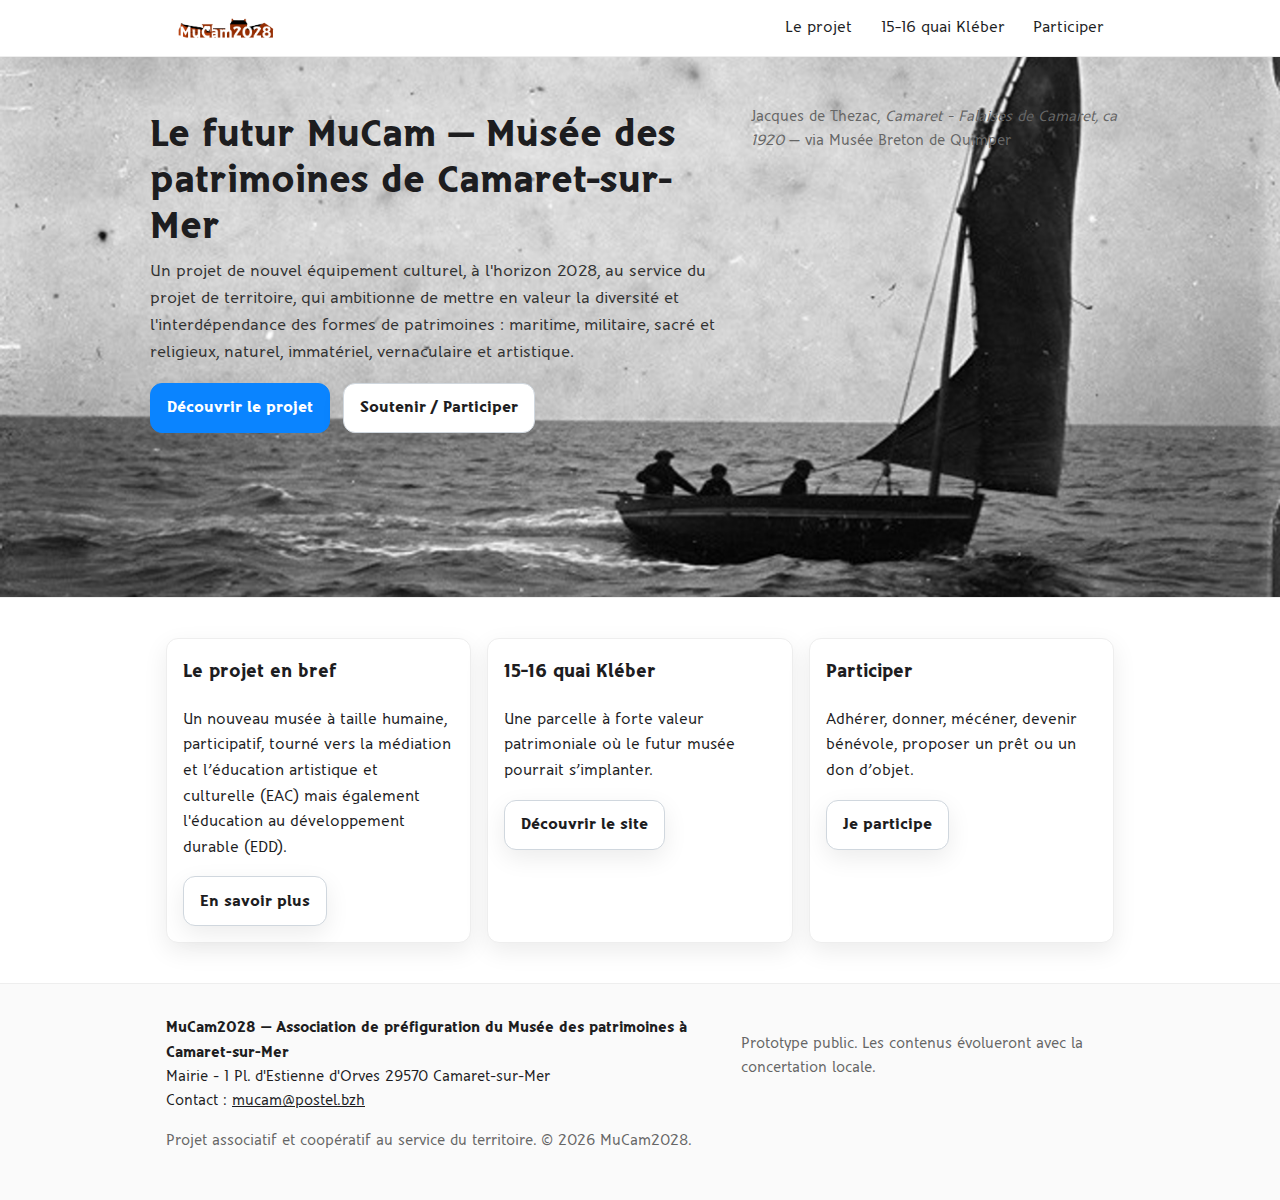
<file: index.html>
<!doctype html>
<html lang="fr">
<head>
<meta charset="utf-8">
<meta name="viewport" content="width=device-width, initial-scale=1">
<title>MuCam 2028 — Accueil</title>
<link rel="preload" href="/assets/fonts/Brito-Regular.woff2" as="font" type="font/woff2" crossorigin>
<link rel="preload" href="/assets/fonts/Brito-Bold.woff2" as="font" type="font/woff2" crossorigin>
<link rel="icon" href="/assets/favicon.ico" sizes="any">
<link rel="icon" type="image/png" sizes="32x32" href="/assets/favicon-32x32.png">
<link rel="icon" type="image/png" sizes="16x16" href="/assets/favicon-16x16.png">
<link rel="apple-touch-icon" sizes="180x180" href="/assets/apple-touch-icon.png">
<link rel="manifest" href="/assets/site.webmanifest">
<meta name="theme-color" content="#8a2d07">
<link rel="stylesheet" href="/assets/style.css">
<link rel="canonical" href="https://mucam2028.bzh/">
<meta name="description" content="Le futur MuCam, musée des patrimoines de Camaret-sur-Mer : un nouveau musée à l'horizon 2028.">
</head>
<body>
<header>
  <div class="container">
    <nav aria-label="Navigation principale">
      <a class="home" href="/" aria-label="Accueil">
        <img src="/assets/img/head_mucam.png" alt="MuCam 2028">
      </a>
      <div class="navlinks">
        <a href="/projet.html">Le projet</a>
        <a href="/quai-kleber.html">15–16 quai Kléber</a>
        <a href="/participer.html">Participer</a>
      </div>
    </nav>
  </div>
</header>

<main id="main">
  <section id="accueil" class="hero" aria-labelledby="title-home">
    <div class="container wrap">
      <div>
        <h1 id="title-home">Le futur MuCam — Musée des patrimoines de Camaret-sur-Mer</h1>
        <p class="lead">Un projet de nouvel équipement culturel, à l'horizon 2028, au service du projet de territoire, qui ambitionne de mettre en valeur la diversité et l'interdépendance des formes de patrimoines : maritime, militaire, sacré et religieux, naturel, immatériel, vernaculaire et artistique.</p>
        <div class="btns">
          <a class="btn primary" href="/projet.html">Découvrir le projet</a>
          <a class="btn" href="/participer.html">Soutenir / Participer</a>
        </div>
      </div>
      <figure>
        <img src="/assets/img/frontphoto.jpg" alt="Jacques de Thezac, Camaret - Falaises de Camaret, ca 1920">
        <figcaption class="muted">Jacques de Thezac, <em>Camaret - Falaises de Camaret, ca 1920 </em> — via Musée Breton de Quimper</figcaption>
      </figure>
    </div>
  </section>

  <section class="section">
    <div class="container">
      <div class="cards">
        <div class="card">
          <h3>Le projet en bref</h3>
          <p>Un nouveau musée à taille humaine, participatif, tourné vers la médiation et l’éducation artistique et culturelle (EAC) mais également l'éducation au développement durable (EDD).</p>
          <a class="btn ghost" href="/projet.html">En savoir plus</a>
        </div>
        <div class="card">
          <h3>15–16 quai Kléber</h3>
          <p>Une parcelle à forte valeur patrimoniale où le futur musée pourrait s’implanter.</p>
          <a class="btn ghost" href="/quai-kleber.html">Découvrir le site</a>
        </div>
        <div class="card">
          <h3>Participer</h3>
          <p>Adhérer, donner, mécéner, devenir bénévole, proposer un prêt ou un don d’objet.</p>
          <a class="btn ghost" href="/participer.html">Je participe</a>
        </div>
      </div>
    </div>
  </section>
</main>

<footer>
  <div class="container footer-grid">
    <div>
      <strong>MuCam2028 — Association de préfiguration du Musée des patrimoines à Camaret-sur-Mer</strong><br>
      Mairie - 1 Pl. d'Estienne d'Orves 29570 Camaret-sur-Mer<br>
      Contact : <a href="mailto:mucam@postel.bzh">mucam@postel.bzh</a>
      <p class="muted">Projet associatif et coopératif au service du territoire. © 2026 MuCam2028.</p>
    </div>
    <div>
      <p class="muted">Prototype public. Les contenus évolueront avec la concertation locale.</p>
    </div>
  </div>
</footer>
</body>
</html>
</body>
</html>
</file>
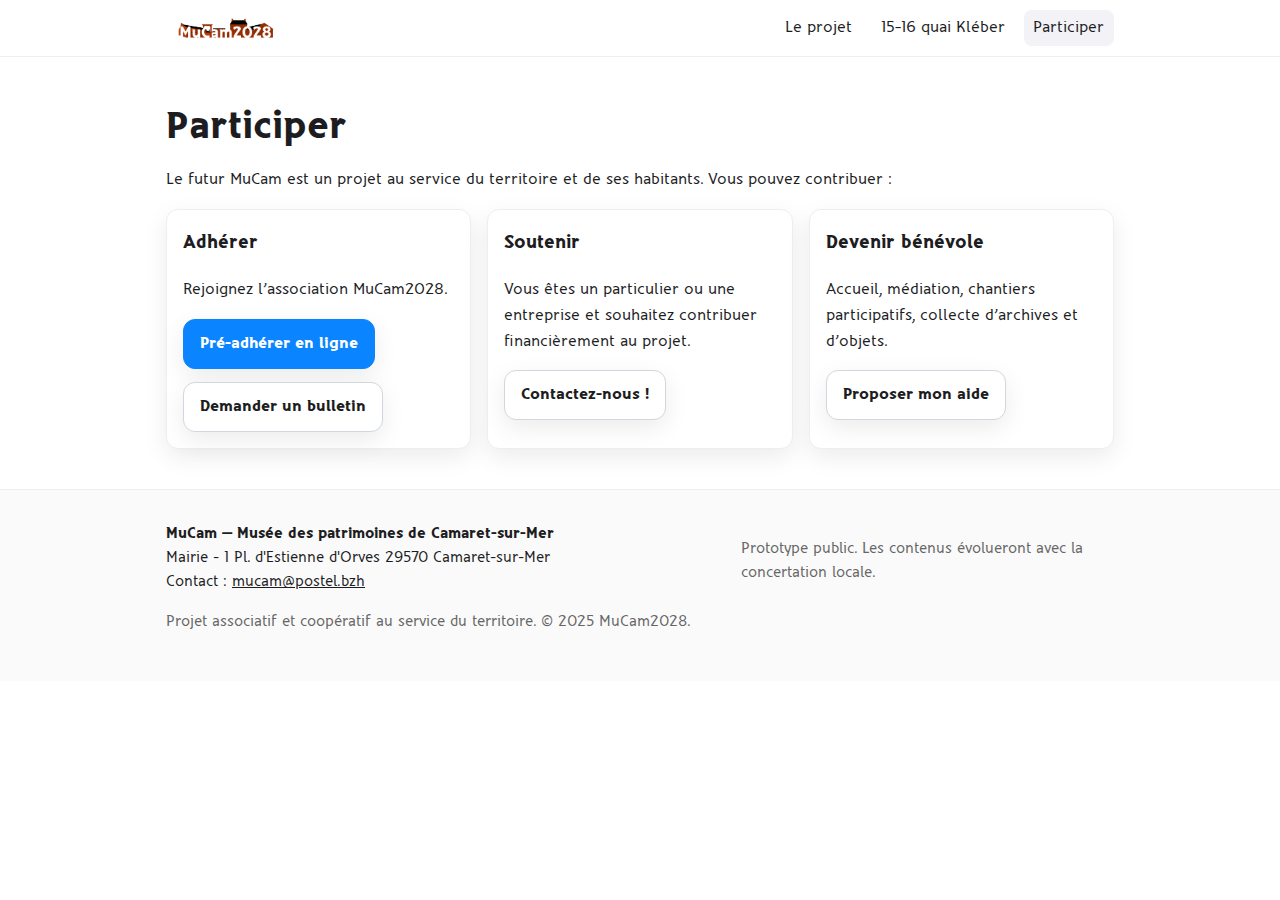
<file: participer.html>
<!doctype html>
<html lang="fr">
<head>
<meta charset="utf-8">
<meta name="viewport" content="width=device-width, initial-scale=1">
<title>MuCam 2028 — Participer</title>
<link rel="preload" href="/assets/fonts/Brito-Regular.woff2" as="font" type="font/woff2" crossorigin>
<link rel="preload" href="/assets/fonts/Brito-Bold.woff2" as="font" type="font/woff2" crossorigin>
<link rel="icon" href="/assets/favicon.ico" sizes="any">
<link rel="icon" type="image/png" sizes="32x32" href="/assets/favicon-32x32.png">
<link rel="icon" type="image/png" sizes="16x16" href="/assets/favicon-16x16.png">
<link rel="apple-touch-icon" sizes="180x180" href="/assets/apple-touch-icon.png">
<link rel="manifest" href="/assets/site.webmanifest">
<meta name="theme-color" content="#8a2d07">
<link rel="stylesheet" href="/assets/style.css">
<link rel="canonical" href="https://mucam2028.bzh/participer.html">
<meta name="description" content="Participer au futur MuCam : pré-adhérer en ligne, donner/mécéner, devenir bénévole.">
<style>
.form-card{margin-top:1.25rem}
.form-grid{display:grid;grid-template-columns:1fr 1fr;gap:0.8rem 1rem}
.form-grid .full{grid-column:1 / -1}
fieldset{border:1px solid #eee;border-radius:12px;padding:0.9rem}
legend{font-weight:700;padding:0 .3rem}
label{display:block;margin:.35rem 0}
input[type="text"],input[type="email"],input[type="tel"],textarea{width:100%;padding:.6rem .7rem;border:1px solid #d0d7de;border-radius:10px;font:inherit}
textarea{min-height:110px;resize:vertical}
.help{font-size:.92rem;color:#666;margin:.4rem 0 0}
.required::after{content:" *";color:#c0392b}
.btn-row{display:flex;gap:.6rem;flex-wrap:wrap;margin-top:.8rem}
.alert{border-radius:10px;padding:.75rem 1rem;margin:.8rem 0}
.alert.success{background:#ecfdf5;border:1px solid #34d399;color:#065f46}
.alert.error{background:#fef2f2;border:1px solid #fca5a5;color:#7f1d1d}
.hidden{display:none}
.hp{position:absolute;left:-10000px;top:auto;width:1px;height:1px;overflow:hidden}
.collapse{max-height:0;overflow:hidden;opacity:0;transition:max-height .4s ease,opacity .3s ease,margin .3s ease;margin-top:0}
.collapse.open{max-height:4000px;opacity:1;margin-top:1.25rem}
@media (max-width:720px){.form-grid{grid-template-columns:1fr}}
</style>
</head>
<body>
<header>
  <div class="container">
    <nav aria-label="Navigation principale">
      <a class="home" href="/" aria-label="Accueil">
        <img src="/assets/img/head_mucam.png" alt="MuCam 2028">
      </a>
      <div class="navlinks">
        <a href="/projet.html">Le projet</a>
        <a href="/quai-kleber.html">15–16 quai Kléber</a>
        <a href="/participer.html" aria-current="page">Participer</a>
      </div>
    </nav>
  </div>
</header>

<main class="section">
  <div class="container">
    <h1>Participer</h1>
    <p>Le futur MuCam est un projet au service du territoire et de ses habitants. Vous pouvez contribuer :</p>

    <div class="cards">
      <div class="card">
        <h3>Adhérer</h3>
        <p>Rejoignez l’association MuCam2028.</p>
        <div class="btns">
          <a class="btn primary" href="#pre-adhesion" id="toggleFormBtn" aria-expanded="false">Pré-adhérer en ligne</a>
          <a class="btn" href="mailto:mucam@postel.bzh?subject=Adh%C3%A9sion%20MuCam2028">Demander un bulletin</a>
        </div>
      </div>

      <div class="card">
        <h3>Soutenir</h3>
        <p>Vous êtes un particulier ou une entreprise et souhaitez contribuer financièrement au projet.</p>
        <a class="btn" href="mailto:mucam@postel.bzh?subject=Don%20ou%20m%C3%A9c%C3%A9nat%20MuCam">Contactez-nous&nbsp;!</a>
      </div>

      <div class="card">
        <h3>Devenir bénévole</h3>
        <p>Accueil, médiation, chantiers participatifs, collecte d’archives et d’objets.</p>
        <a class="btn" href="mailto:mucam@postel.bzh?subject=B%C3%A9n%C3%A9volat%20MuCam">Proposer mon aide</a>
      </div>
    </div>

    <div id="pre-adhesion" class="collapse" aria-hidden="true">
      <div class="card form-card">
        <p class="muted"><strong>Préadhésion (avant constitution de l’association)</strong> : ce formulaire recueille une intention d’adhérer. Il ne vaut pas adhésion et n’entraîne aucun paiement. Nous vous recontacterons lors de la création officielle pour confirmer l’adhésion. Vos réponses sont transmises à <strong>mucam@postel.bzh</strong>.</p>

        <form id="preForm" action="https://formspree.io/f/xwprvzop" method="POST" novalidate>
          <input type="hidden" name="_subject" value="Pré-adhésion MuCam2028">
          <input type="hidden" name="_language" value="fr">
          <input type="text" name="_gotcha" class="hp" tabindex="-1" autocomplete="off">

          <div class="form-grid">
            <div class="full"><h3>Coordonnées</h3></div>
            <div>
              <label for="nom" class="required">Nom</label>
              <input type="text" id="nom" name="Nom" required>
            </div>
            <div>
              <label for="prenom" class="required">Prénom</label>
              <input type="text" id="prenom" name="Prénom" required>
            </div>
            <div class="full">
              <label for="adresse">Adresse postale</label>
              <input type="text" id="adresse" name="Adresse postale">
            </div>
            <div>
              <label for="email" class="required">Adresse e-mail</label>
              <input type="email" id="email" name="E-mail" required>
            </div>
            <div>
              <label for="tel">Téléphone (facultatif)</label>
              <input type="tel" id="tel" name="Téléphone">
            </div>

            <div class="full">
              <fieldset>
                <legend>Souhaitez-vous</legend>
                <label><input type="checkbox" name="Souhaits" value="Adhérer à l’association MuCam 2028 (adhésion à prix libre)"> Adhérer à l’association MuCam 2028 (adhésion à prix libre)</label>
                <label><input type="checkbox" name="Souhaits" value="Être tenu·e informé·e des avancées du projet"> Être tenu·e informé·e des avancées du projet</label>
                <label><input type="checkbox" name="Souhaits" value="Participer à un ou plusieurs groupes de travail"> Participer à un ou plusieurs groupes de travail</label>
              </fieldset>
            </div>

            <div class="full">
              <fieldset>
                <legend>Mode de communication préféré</legend>
                <label><input type="checkbox" name="Communication" value="E-mail"> E-mail</label>
                <label><input type="checkbox" name="Communication" value="Téléphone/SMS"> Téléphone/SMS</label>
                <label><input type="checkbox" name="Communication" value="Courrier papier"> Courrier papier</label>
              </fieldset>
            </div>

            <div class="full">
              <fieldset>
                <legend>Groupes de travail (cochez une ou plusieurs cases)</legend>
                <label><input type="checkbox" name="Groupes" value="Pêche et vie maritime"> Pêche et vie maritime</label>
                <label><input type="checkbox" name="Groupes" value="Mémoire ouvrière et chantiers navals"> Mémoire ouvrière et chantiers navals</label>
                <label><input type="checkbox" name="Groupes" value="Patrimoine religieux et symbolique"> Patrimoine religieux et symbolique</label>
                <label><input type="checkbox" name="Groupes" value="Vauban, défense, histoire militaire"> Vauban, défense, histoire militaire</label>
                <label><input type="checkbox" name="Groupes" value="Patrimoine immatériel : langues, musiques, danses"> Patrimoine immatériel : langues, musiques, danses</label>
                <label><input type="checkbox" name="Groupes" value="Témoignages d’habitant·es"> Témoignages d’habitant·es</label>
                <label><input type="checkbox" name="Groupes" value="Scénographie, architecture et aménagement du futur musée"> Scénographie, architecture et aménagement du futur musée</label>
                <label><input type="checkbox" name="Groupes" value="Collecte (récits, objets, documents)"> Collecte (récits, objets, documents)</label>
                <label><input type="checkbox" name="Groupes" value="Actions culturelles et médiation"> Actions culturelles et médiation</label>
                <label><input type="checkbox" name="Groupes" value="Communication et mobilisation"> Communication et mobilisation</label>
                <label><input type="checkbox" name="Groupes" value="Modèle coopératif et gouvernance"> Modèle coopératif et gouvernance</label>
              </fieldset>
            </div>

            <div class="full">
              <fieldset>
                <legend>Partager un témoignage ou une description d'objet ou de documents pertinents pour le futur MuCam</legend>
                <label for="partage-desc">Que souhaitez-vous partager ? (description brève : nature, histoire, lien avec Camaret)</label>
                <textarea id="partage-desc" name="Partage — description"></textarea>
                <div class="btn-row" style="margin-top:.4rem">
                  <label><input type="checkbox" name="Partage — souhait" value="Prêt pour exposition (contact souhaité)"> Prêt pour exposition</label>
                  <label><input type="checkbox" name="Partage — souhait" value="Don au futur musée (à étudier)"> Don au futur musée</label>
                  <label><input type="checkbox" name="Partage — souhait" value="Mise en relation / documentation (sans engagement)"> Mise en relation / documentation (sans engagement)</label>
                </div>
              </fieldset>
            </div>

            <div class="full">
              <label><input type="checkbox" id="consent" name="Consentement RGPD" value="J’accepte d’être recontacté·e au sujet du projet MuCam2028" required> J’accepte que mes données soient utilisées pour me recontacter au sujet du projet MuCam2028.</label>
              <p class="help">Vous pourrez demander la suppression de vos données à tout moment : mucam@postel.bzh</p>
            </div>

            <div class="full btn-row">
              <button type="submit" class="btn primary" id="submitBtn">Envoyer ma pré-adhésion</button>
              <button type="reset" class="btn">Effacer</button>
            </div>

            <div class="full">
              <div id="formSuccess" class="alert success hidden" role="status">Merci ! Votre pré-adhésion a bien été envoyée.</div>
              <div id="formError" class="alert error hidden" role="alert">L’envoi a échoué. Vérifiez votre connexion et réessayez.</div>
              <p class="help">* Champs obligatoires. Données traitées par l’équipe du projet MuCam2028.</p>
            </div>
          </div>
        </form>

        <noscript>
          <p class="help">JavaScript est désactivé. Vous pouvez écrire à
            <a href="mailto:mucam@postel.bzh?subject=Pr%C3%A9-adh%C3%A9sion%20MuCam2028">mucam@postel.bzh</a>.
          </p>
        </noscript>
      </div>
    </div>
  </div>
</main>

<footer>
  <div class="container footer-grid">
    <div>
      <strong>MuCam — Musée des patrimoines de Camaret-sur-Mer</strong><br>
      Mairie - 1 Pl. d'Estienne d'Orves 29570 Camaret-sur-Mer<br>
      Contact : <a href="mailto:mucam@postel.bzh">mucam@postel.bzh</a>
      <p class="muted">Projet associatif et coopératif au service du territoire. © 2025 MuCam2028.</p>
    </div>
    <div>
      <p class="muted">Prototype public. Les contenus évolueront avec la concertation locale.</p>
    </div>
  </div>
</footer>

<script>
(function(){
  const section=document.getElementById('pre-adhesion');
  const toggle=document.getElementById('toggleFormBtn');
  const form=document.getElementById('preForm');
  const submitBtn=document.getElementById('submitBtn');
  const ok=document.getElementById('formSuccess');
  const ko=document.getElementById('formError');
  function openForm(){section.classList.add('open');section.setAttribute('aria-hidden','false');toggle.setAttribute('aria-expanded','true')}
  function closeForm(){section.classList.remove('open');section.setAttribute('aria-hidden','true');toggle.setAttribute('aria-expanded','false')}
  function toggleForm(e){e.preventDefault();if(section.classList.contains('open')){closeForm()}else{openForm();setTimeout(()=>{const f=document.getElementById('nom');if(f)f.focus({preventScroll:true});section.scrollIntoView({behavior:'smooth',block:'start'})},150)}}
  toggle.addEventListener('click',toggleForm);
  if(location.hash==='#pre-adhesion'){openForm()}
  function show(e){e.classList.remove('hidden')}
  function hide(e){e.classList.add('hidden')}
  form.addEventListener('submit',async function(e){
    e.preventDefault(); hide(ok); hide(ko);
    if(!document.getElementById('nom').value.trim()||!document.getElementById('prenom').value.trim()||!document.getElementById('email').value.trim()||!document.getElementById('consent').checked){show(ko);return}
    submitBtn.disabled=true;
    try{
      const fd=new FormData(form);
      fd.append('_replyto',document.getElementById('email').value.trim());
      const r=await fetch(form.action,{method:'POST',body:fd,headers:{'Accept':'application/json'}});
      if(r.ok){form.reset();show(ok)}else{show(ko)}
    }catch(_){show(ko)}
    finally{submitBtn.disabled=false}
  });
})();
</script>
</body>
</html>
</file>
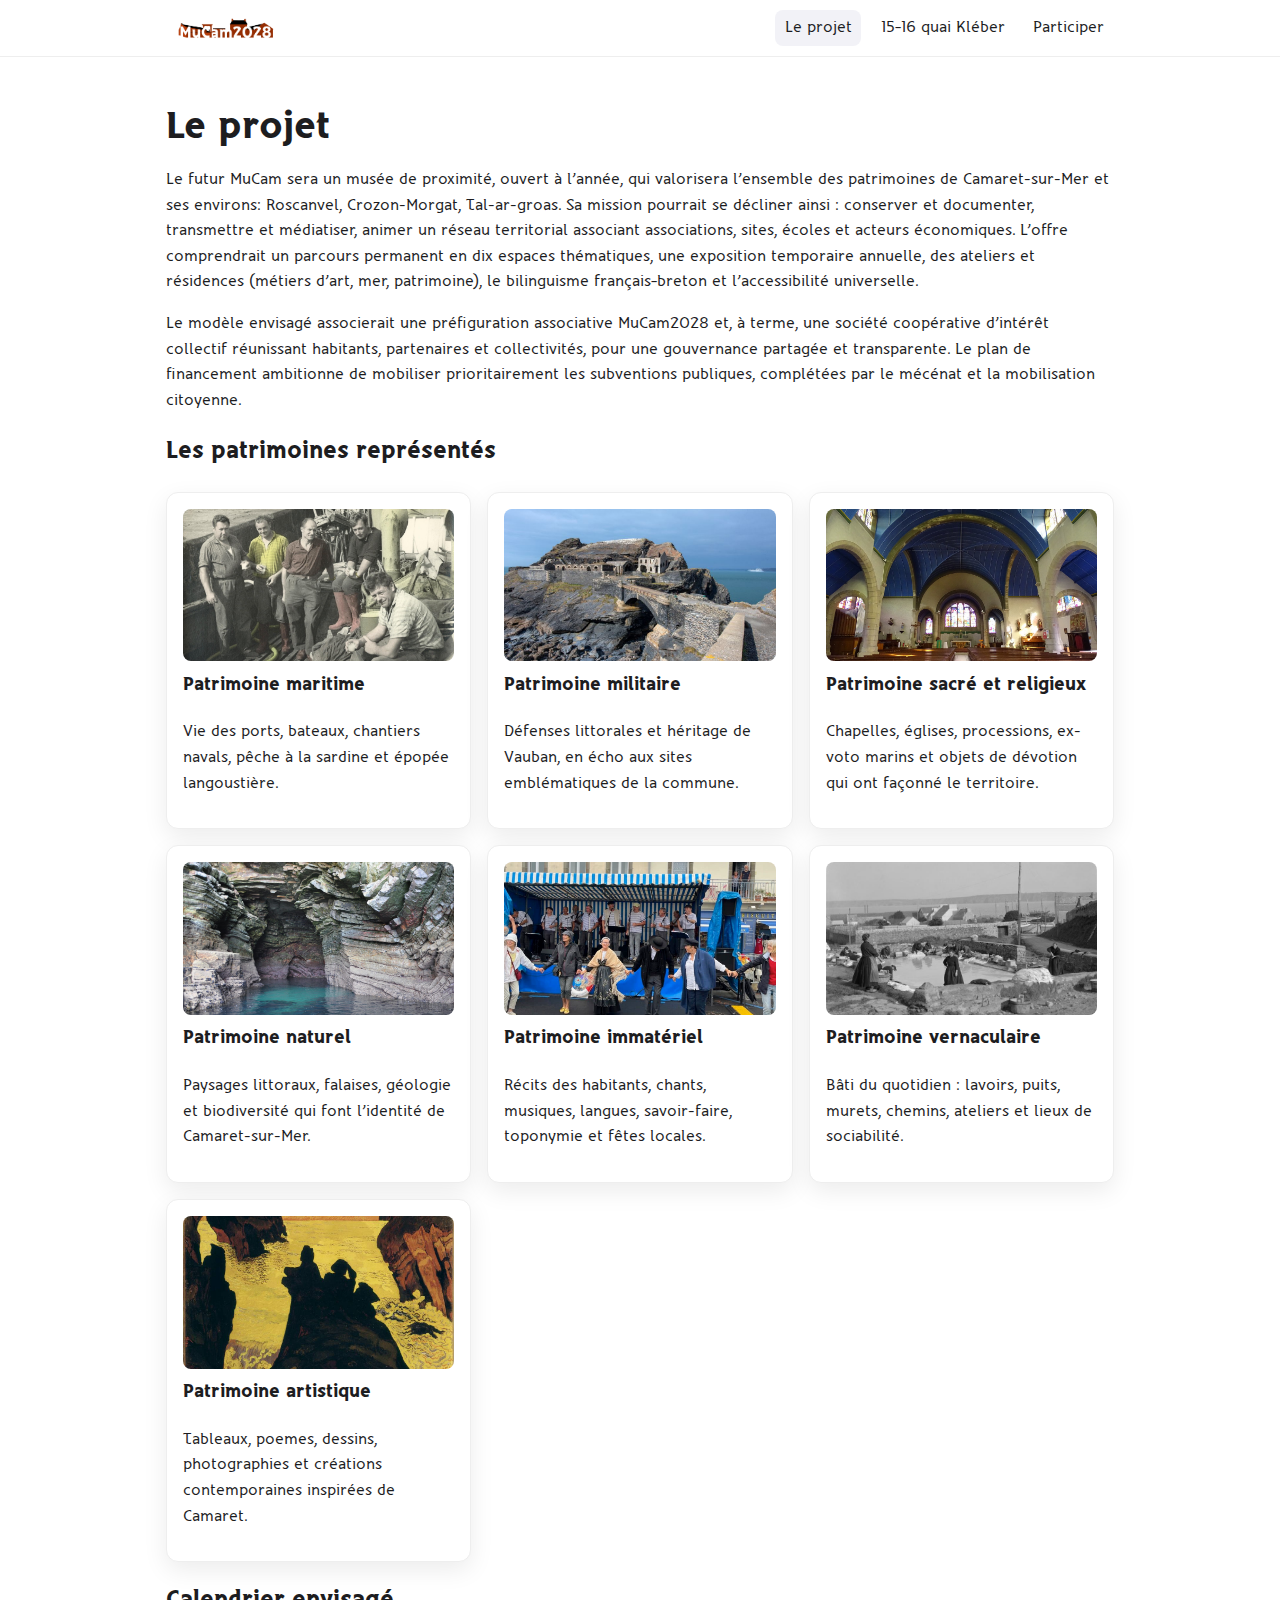
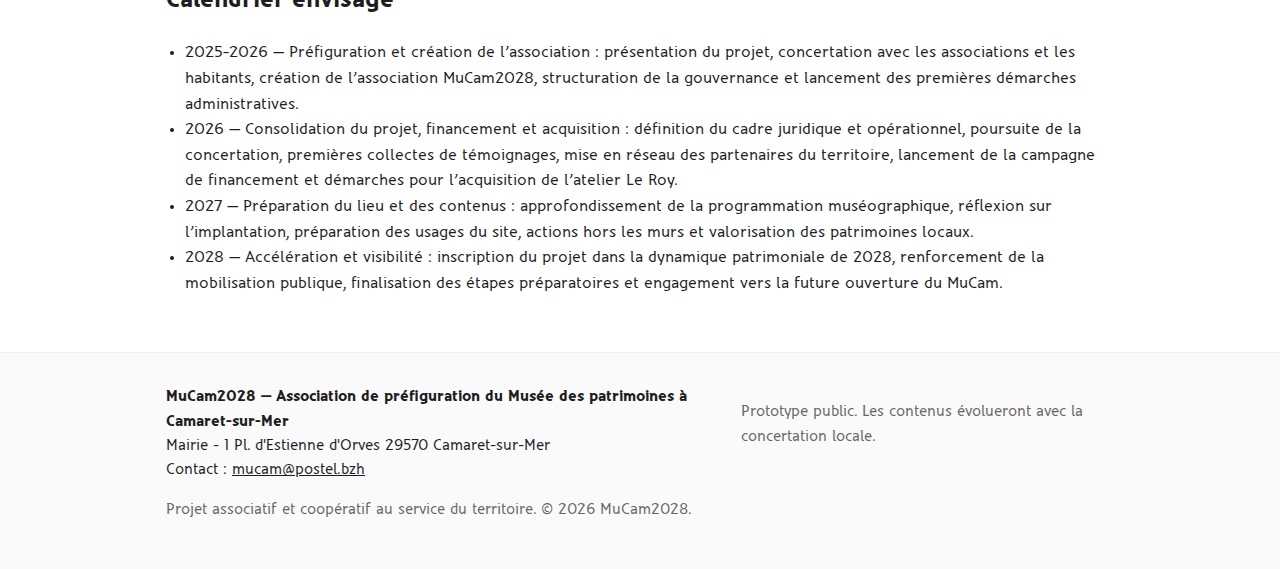
<file: projet.html>
<!doctype html>
<html lang="fr">
<head>
<meta charset="utf-8">
<meta name="viewport" content="width=device-width, initial-scale=1">
<title>MuCam 2028 — Le projet</title>
<link rel="preload" href="/assets/fonts/Brito-Regular.woff2" as="font" type="font/woff2" crossorigin>
<link rel="preload" href="/assets/fonts/Brito-Bold.woff2" as="font" type="font/woff2" crossorigin>
<link rel="icon" href="/assets/favicon.ico" sizes="any">
<link rel="icon" type="image/png" sizes="32x32" href="/assets/favicon-32x32.png">
<link rel="icon" type="image/png" sizes="16x16" href="/assets/favicon-16x16.png">
<link rel="apple-touch-icon" sizes="180x180" href="/assets/apple-touch-icon.png">
<link rel="manifest" href="/assets/site.webmanifest">
<meta name="theme-color" content="#8a2d07">
<link rel="stylesheet" href="/assets/style.css">
<link rel="canonical" href="https://mucam2028.bzh/projet.html">
<meta name="description" content="Le futur MuCam : musée de proximité pour valoriser les patrimoines de Camaret-sur-Mer, avec parcours permanent, exposition annuelle, ateliers et accessibilité universelle.">
</head>
<body>
<header>
  <div class="container">
    <nav aria-label="Navigation principale">
      <a class="home" href="/" aria-label="Accueil">
        <img src="/assets/img/head_mucam.png" alt="MuCam 2028">
      </a>
      <div class="navlinks">
        <a href="/projet.html" aria-current="page">Le projet</a>
        <a href="/quai-kleber.html">15–16 quai Kléber</a>
        <a href="/participer.html">Participer</a>
      </div>
    </nav>
  </div>
</header>

<main class="section">
  <div class="container">
    <h1>Le projet</h1>
    <p>Le futur MuCam sera un musée de proximité, ouvert à l’année, qui valorisera l’ensemble des patrimoines de Camaret-sur-Mer et ses environs: Roscanvel, Crozon-Morgat, Tal-ar-groas. Sa mission pourrait se décliner ainsi : conserver et documenter, transmettre et médiatiser, animer un réseau territorial associant associations, sites, écoles et acteurs économiques. L’offre comprendrait un parcours permanent en dix espaces thématiques, une exposition temporaire annuelle, des ateliers et résidences (métiers d’art, mer, patrimoine), le bilinguisme français–breton et l’accessibilité universelle.</p>
    <p>Le modèle envisagé associerait une préfiguration associative MuCam2028 et, à terme, une société coopérative d’intérêt collectif réunissant habitants, partenaires et collectivités, pour une gouvernance partagée et transparente. Le plan de financement ambitionne de mobiliser prioritairement les subventions publiques, complétées par le mécénat et la mobilisation citoyenne.</p>

    <h2>Les patrimoines représentés</h2>
    <div class="cards">
      <div class="card">
        <figure><img class="thumb" src="/assets/img/patrimoine-maritime.jpg" alt="Image : patrimoine maritime" loading="lazy"></figure>
        <h3>Patrimoine maritime</h3>
        <p>Vie des ports, bateaux, chantiers navals, pêche à la sardine et épopée langoustière.</p>
      </div>
      <div class="card">
        <figure><img class="thumb" src="/assets/img/patrimoine-militaire.jpg" alt="Image : patrimoine militaire" loading="lazy"></figure>
        <h3>Patrimoine militaire</h3>
        <p>Défenses littorales et héritage de Vauban, en écho aux sites emblématiques de la commune.</p>
      </div>
      <div class="card">
        <figure><img class="thumb" src="/assets/img/patrimoine-sacre-religieux.jpg" alt="Image : patrimoine sacré et religieux" loading="lazy"></figure>
        <h3>Patrimoine sacré et religieux</h3>
        <p>Chapelles, églises, processions, ex-voto marins et objets de dévotion qui ont façonné le territoire.</p>
      </div>
      <div class="card">
        <figure><img class="thumb" src="/assets/img/patrimoine-naturel.jpg" alt="Image : patrimoine naturel" loading="lazy"></figure>
        <h3>Patrimoine naturel</h3>
        <p>Paysages littoraux, falaises, géologie et biodiversité qui font l’identité de Camaret-sur-Mer.</p>
      </div>
      <div class="card">
        <figure><img class="thumb" src="/assets/img/patrimoine-immateriel.jpg" alt="Image : patrimoine immatériel" loading="lazy"></figure>
        <h3>Patrimoine immatériel</h3>
        <p>Récits des habitants, chants, musiques, langues, savoir-faire, toponymie et fêtes locales.</p>
      </div>
      <div class="card">
        <figure><img class="thumb" src="/assets/img/patrimoine-vernaculaire.jpg" alt="Image : patrimoine vernaculaire" loading="lazy"></figure>
        <h3>Patrimoine vernaculaire</h3>
        <p>Bâti du quotidien : lavoirs, puits, murets, chemins, ateliers et lieux de sociabilité.</p>
      </div>
      <div class="card">
        <figure><img class="thumb" src="/assets/img/patrimoine-artistique.jpg" alt="Image : patrimoine artistique" loading="lazy"></figure>
        <h3>Patrimoine artistique</h3>
        <p>Tableaux, poemes, dessins, photographies et créations contemporaines inspirées de Camaret.</p>
      </div>
    </div>

    <h2>Calendrier envisagé</h2>
    <ul>
<li>2025–2026 — Préfiguration et création de l’association : présentation du projet, concertation avec les associations et les habitants, création de l’association MuCam2028, structuration de la gouvernance et lancement des premières démarches administratives.</li>
<li>2026 — Consolidation du projet, financement et acquisition : définition du cadre juridique et opérationnel, poursuite de la concertation, premières collectes de témoignages, mise en réseau des partenaires du territoire, lancement de la campagne de financement et démarches pour l’acquisition de l’atelier Le Roy.</li>
<li>2027 — Préparation du lieu et des contenus : approfondissement de la programmation muséographique, réflexion sur l’implantation, préparation des usages du site, actions hors les murs et valorisation des patrimoines locaux.</li>
<li>2028 — Accélération et visibilité : inscription du projet dans la dynamique patrimoniale de 2028, renforcement de la mobilisation publique, finalisation des étapes préparatoires et engagement vers la future ouverture du MuCam.</li>
    </ul>
  </div>
</main>

<footer>
  <div class="container footer-grid">
    <div>
      <strong>MuCam2028 — Association de préfiguration du Musée des patrimoines à Camaret-sur-Mer</strong><br>
      Mairie - 1 Pl. d'Estienne d'Orves 29570 Camaret-sur-Mer<br>
      Contact : <a href="mailto:mucam@postel.bzh">mucam@postel.bzh</a>
      <p class="muted">Projet associatif et coopératif au service du territoire. © 2026 MuCam2028.</p>
    </div>
    <div>
      <p class="muted">Prototype public. Les contenus évolueront avec la concertation locale.</p>
    </div>
  </div>
</footer>
</body>
</html>
</file>
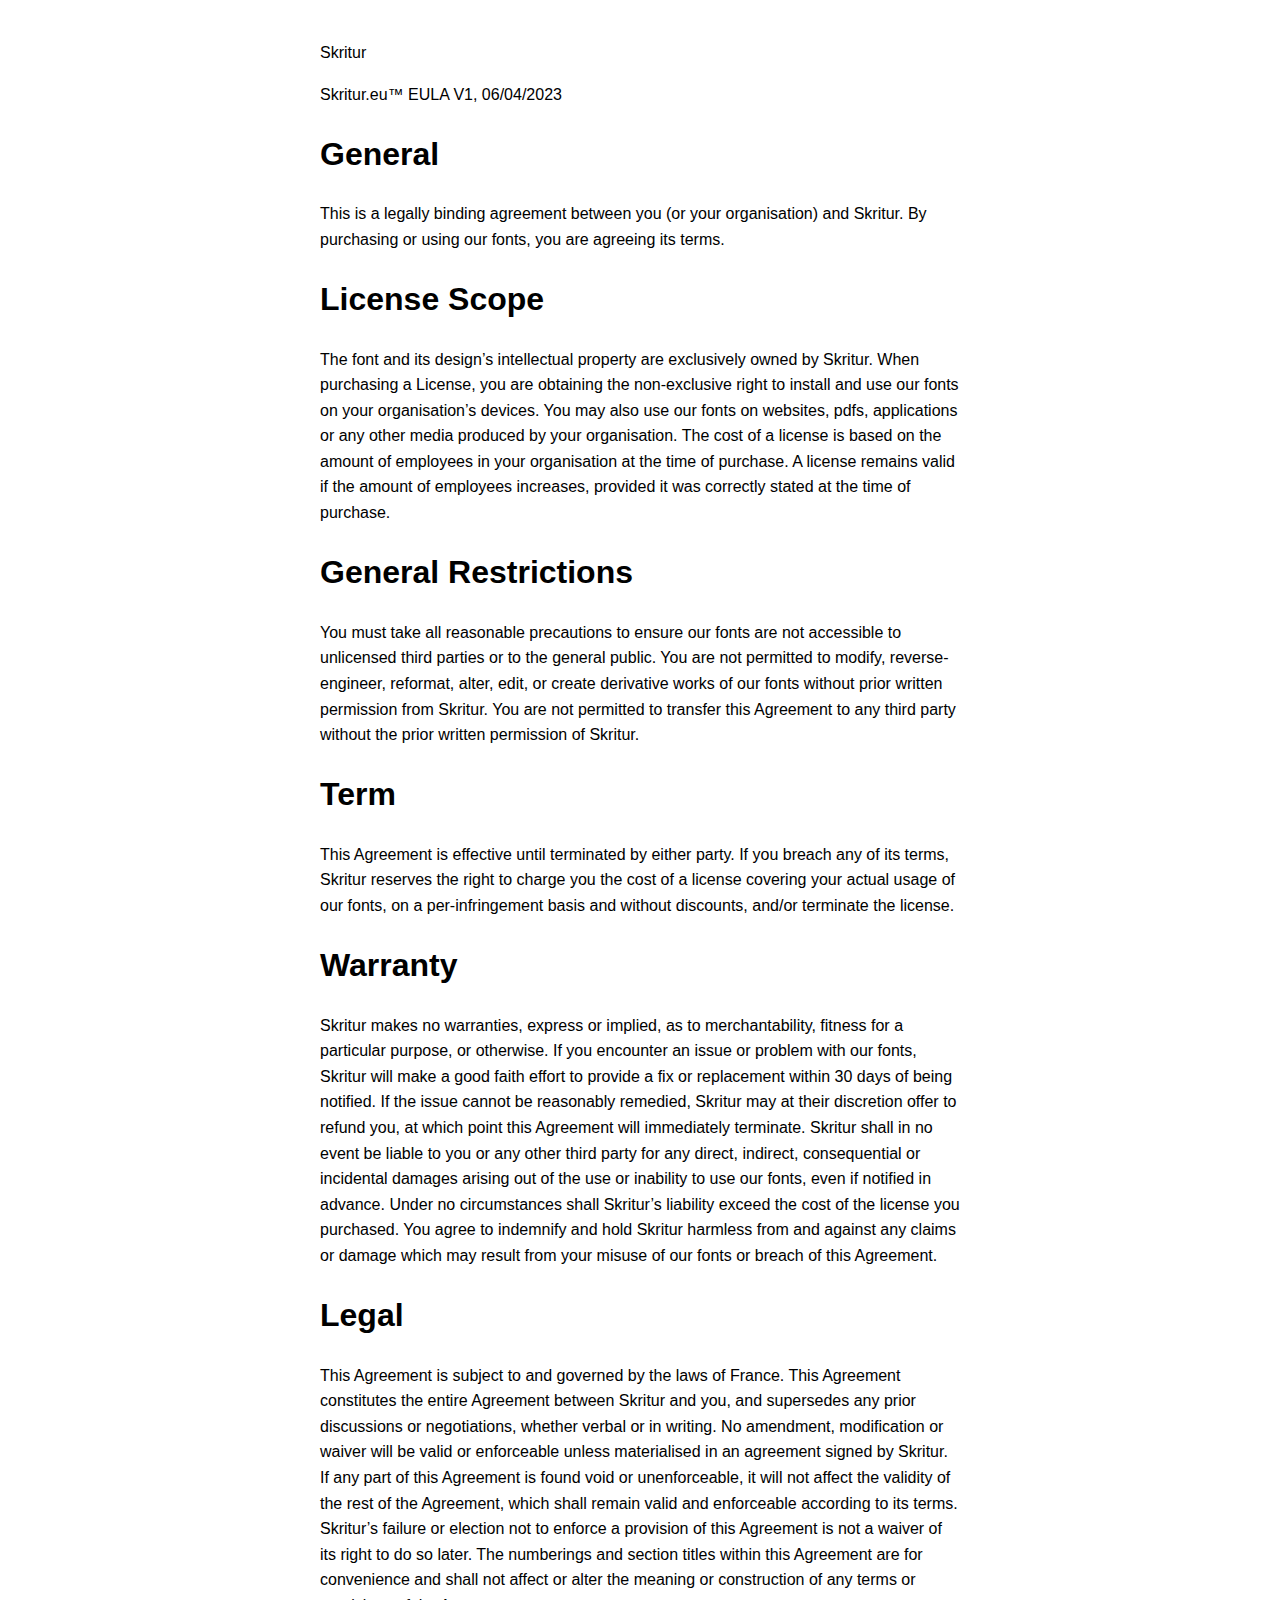
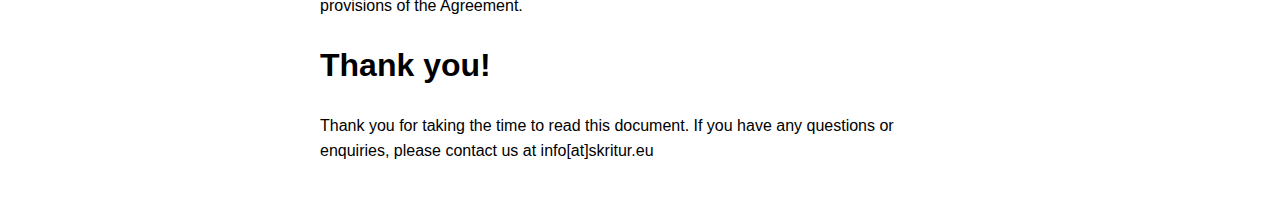
<file: assets/fonts/LICENSE-Brito.html>
<!doctype html>
<html>
  <head>
    <meta charset="utf-8">
    <title>Skritur - License Skritur EULA</title>
    <style>
    body {
      font-family: sans-serif;
      font-size: 16px;
      line-height: 1.6;
    }
    main {
      max-width: 40em;
      margin: 40px auto;
    }
    aside {
      display: none
    }
    .title {
      font-size: 1em;
      font-weight: normal;
    }
    </style>
  </head>
  <body>
    <main>
      <h1 class="title">Skritur</h1>
      <article>
        <p>Skritur.eu™ EULA V1, 06/04/2023</p>
<h1>General</h1>
<p>This is a legally binding agreement between you (or your organisation) and Skritur. By purchasing or using our fonts, you are agreeing its terms.</p>
<h1>License Scope</h1>
<p>The font and its design’s intellectual property are exclusively owned by Skritur. When purchasing a License, you are obtaining the non-exclusive right to install and use our fonts on your organisation’s devices. You may also use our fonts on websites, pdfs, applications or any other media produced by your organisation.
The cost of a license is based on the amount of employees in your organisation at the time of purchase.  A license remains valid if the amount of employees increases, provided it was correctly stated at the time of purchase.</p>
<h1>General Restrictions</h1>
<p>You must take all reasonable precautions to ensure our fonts are not accessible to unlicensed third parties or to the general public. You are not permitted to modify, reverse-engineer, reformat, alter, edit, or create derivative works of our fonts without prior written permission from Skritur. You are not permitted to transfer this Agreement to any third party without the prior written permission of Skritur.</p>
<h1>Term</h1>
<p>This Agreement is effective until terminated by either party. If you breach any of its terms, Skritur reserves the right to charge you the cost of a license covering your actual usage of our fonts, on a per-infringement basis and without discounts, and/or terminate the license.</p>
<h1>Warranty</h1>
<p>Skritur makes no warranties, express or implied, as to merchantability, fitness for a particular purpose, or otherwise. If you encounter an issue or problem with our fonts, Skritur will make a good faith effort to provide a fix or replacement within 30 days of being notified. If the issue cannot be reasonably remedied, Skritur may at their discretion offer to refund you, at which point this Agreement will immediately terminate. Skritur shall in no event be liable to you or any other third party for any direct, indirect, consequential or incidental damages arising out of the use or inability to use our fonts, even if notified in advance. Under no circumstances shall Skritur’s liability exceed the cost of the license you purchased. You agree to indemnify and hold Skritur harmless from and against any claims or damage which may result from your misuse of our fonts or breach of this Agreement.</p>
<h1>Legal</h1>
<p>This Agreement is subject to and governed by the laws of France. This Agreement constitutes the entire Agreement between Skritur and you, and supersedes any prior discussions or negotiations, whether verbal or in writing. No amendment, modification or waiver will be valid or enforceable unless materialised in an agreement signed by Skritur. If any part of this Agreement is found void or unenforceable, it will not affect the validity of the rest of the Agreement, which shall remain valid and enforceable according to its terms. Skritur’s failure or election not to enforce a provision of this Agreement is not a waiver of its right to do so later. The numberings and section titles within this Agreement are for convenience and shall not affect or alter the meaning or construction of any terms or provisions of the Agreement.</p>
<h1>Thank you!</h1>
<p>Thank you for taking the time to read this document. If you have any questions or enquiries, please contact us at info[at]skritur.eu</p>

      </article>
    </main>
  </body>
</html>
</file>
<file: assets/style.css>
@font-face{font-family:"Brito";src:url("/assets/fonts/Brito-Regular.woff2") format("woff2");font-weight:400;font-style:normal;font-display:swap}
@font-face{font-family:"Brito";src:url("/assets/fonts/Brito-Bold.woff2") format("woff2");font-weight:700;font-style:normal;font-display:swap}

:root{--maxw:980px;--pad:1rem;--radius:12px;--shadow:0 8px 24px rgba(0,0,0,.08)}
*{box-sizing:border-box}
html{scroll-behavior:smooth}
body{margin:0;font-family:"Brito",system-ui,-apple-system,"Segoe UI",Roboto,Helvetica,Arial,"Apple Color Emoji","Segoe UI Emoji";line-height:1.6;color:#1d1d1f;background:#fff}
a{color:inherit}
img{max-width:100%;height:auto;border-radius:10px}
figure{margin:0}
figcaption{font-size:.95rem}
.container{max-width:var(--maxw);margin:0 auto;padding:0 var(--pad)}

/* Header + nav */
header{position:sticky;top:0;background:#fff;border-bottom:1px solid #eee;z-index:10}
nav{display:flex;align-items:center;justify-content:space-between;gap:.5rem;padding:.6rem 0;flex-wrap:wrap}
.home{display:inline-flex;align-items:center;gap:.5rem;padding:.35rem .6rem;border-radius:8px;text-decoration:none;border:1px solid transparent}
.home:hover,.home:focus-visible{background:#f2f2f7}
.home img{height:22px;width:auto;display:block;border-radius:0}
.navlinks{display:flex;gap:.4rem .6rem;flex-wrap:wrap}
.navlinks a{padding:.35rem .6rem;border-radius:8px;text-decoration:none}
.navlinks a[aria-current="page"],.navlinks a:hover{background:#f2f2f7}

/* HERO (page d’accueil) */
.hero{background:url("/assets/img/frontphoto.jpg") center/cover no-repeat;border-bottom:1px solid #eee}
.hero .wrap{display:grid;grid-template-columns:1.2fr .8fr;gap:2rem;padding:3rem 0;min-height:60vh}
.hero figure img{display:none}

/* Typo + boutons */
h1{font-size:clamp(1.6rem,2vw + 1.2rem,2.4rem);line-height:1.2;margin:.5rem 0}
.lead{font-size:1.05rem;color:#333;margin:.5rem 0 1rem}
.btns{display:flex;gap:.8rem;flex-wrap:wrap}
.btn{display:inline-block;text-decoration:none;padding:.7rem 1rem;border-radius:12px;font-weight:700;border:1px solid #d0d7de;background:#fff;box-shadow:var(--shadow)}
.btn.primary{background:#0a84ff;color:#fff;border-color:#0a84ff}
.btn.ghost{background:#fff}

/* Sections + cartes */
.section{padding:2.5rem 0}
.cards{display:grid;grid-template-columns:repeat(auto-fit,minmax(240px,1fr));gap:1rem}
.card{border:1px solid #eee;border-radius:var(--radius);padding:1rem;box-shadow:var(--shadow);background:#fff}
.card h3{margin-top:.2rem}
.card figure{margin:0 0 .6rem 0}
.card .thumb{display:block;width:100%;aspect-ratio:16/9;object-fit:cover;border-radius:8px;background:#f3f4f6}

/* Bloc intro 2 colonnes (texte + image) sur Kléber */
.intro-split{display:grid;grid-template-columns:1.2fr .8fr;gap:1rem;align-items:start;margin:1rem 0}
.inline-figure{max-width:460px;justify-self:end}
.inline-figure img{display:block;width:100%;height:auto;border-radius:12px}

/* Carte OpenStreetMap (page Kléber) */
.map-wrap{margin-top:1rem}
#map{width:100%;height:62vh;min-height:360px;border:1px solid #eee;border-radius:12px;overflow:hidden;box-shadow:var(--shadow);background:#fff}
.map-legend{margin:.6rem 0 0 .2rem}
.map-legend a{color:#0a84ff;text-decoration:none}
.map-legend a:hover{text-decoration:underline}

/* Footer */
footer{border-top:1px solid #eee;background:#fafafa;padding:2rem 0;font-size:.95rem}
.footer-grid{display:grid;grid-template-columns:1.2fr .8fr;gap:1rem}
small,.muted{color:#666}
ul{padding-left:1.2rem}

/* Tablettes */
@media (max-width:860px){
  .hero .wrap{grid-template-columns:1fr;padding:2.25rem 0}
  .intro-split{grid-template-columns:1fr}
  .inline-figure{max-width:none;justify-self:start}
}

/* Mobiles */
@media (max-width:600px){
  .home{order:1;width:100%;justify-content:center;margin-bottom:.25rem}
  .navlinks{order:2;width:100%;justify-content:space-between;overflow-x:auto;white-space:nowrap;-webkit-overflow-scrolling:touch}
  .navlinks a{font-size:.95rem}
  .hero{background-position:center top}
  .hero .wrap{gap:1.25rem;min-height:70vh}
  .btns{flex-direction:column;align-items:stretch}
  .btn,.btn.primary{width:100%;text-align:center}
  #map{height:50vh}
}

/* Très petits écrans */
@media (max-width:380px){
  .navlinks a{font-size:.9rem}
}
</file>
